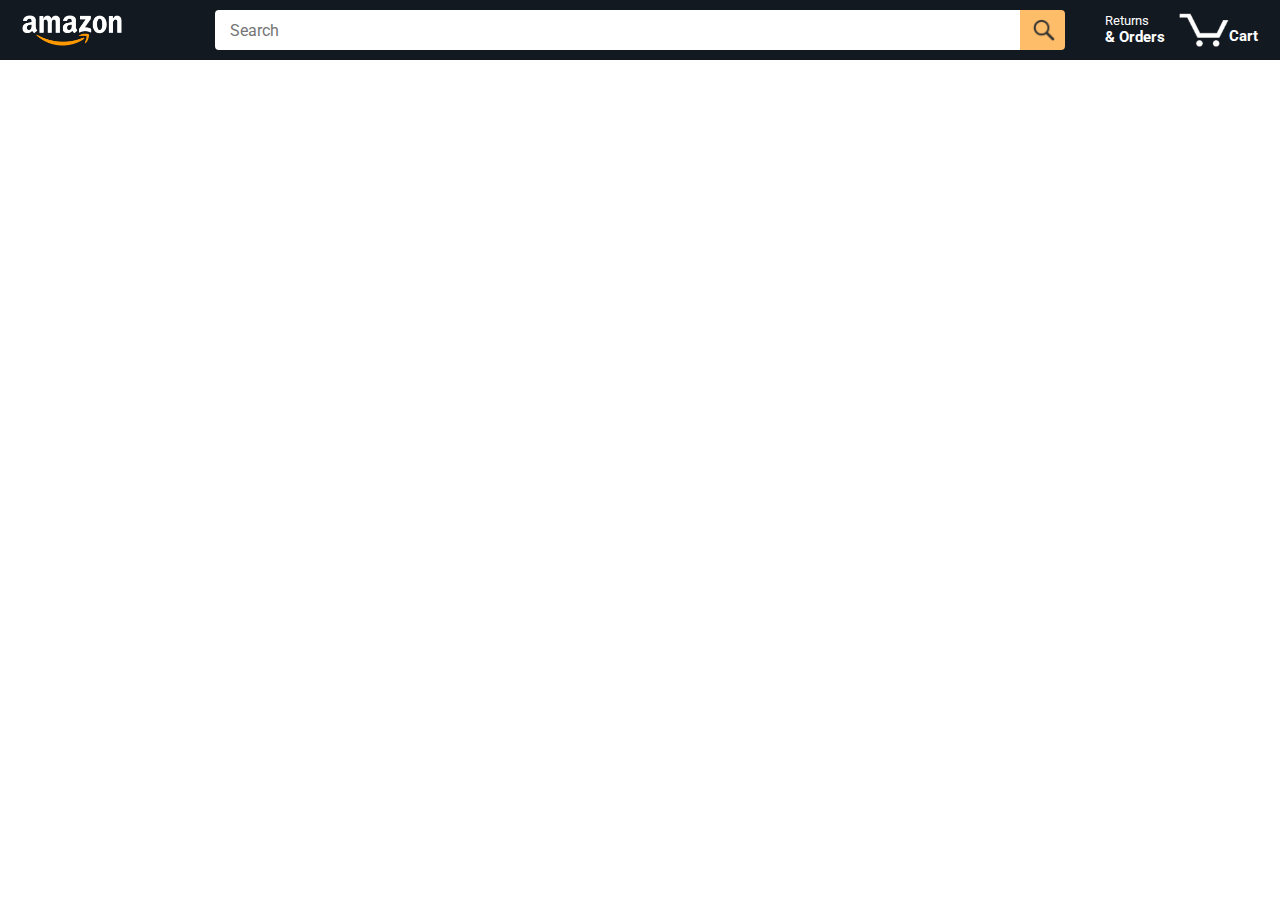
<file: index.html>
<!DOCTYPE html>
<html>
  <head>
    <title>Amazon Project</title>

    <!-- This code is needed for responsive design to work.
      (Responsive design = make the website look good on
      smaller screen sizes like a phone or a tablet). -->
    <meta
      name="viewport"
      content="width=device-width, initial-scale=1"
    />

    <!-- Load a font called Roboto from Google Fonts. -->
    <link
      rel="preconnect"
      href="https://fonts.googleapis.com"
    />
    <link
      rel="preconnect"
      href="https://fonts.gstatic.com"
      crossorigin
    />
    <link
      href="https://fonts.googleapis.com/css2?family=Roboto:wght@400;500;700&display=swap"
      rel="stylesheet"
    />

    <!-- Here are the CSS files for this page. -->
    <link
      rel="stylesheet"
      href="styles/shared/general.css"
    />
    <link
      rel="stylesheet"
      href="styles/shared/amazon-header.css"
    />
    <link
      rel="stylesheet"
      href="styles/pages/amazon.css"
    />
  </head>

  <body>
    <div class="amazon-header">
      <div class="amazon-header-left-section">
        <a
          href="amazon.html"
          class="header-link"
        >
          <img
            class="amazon-logo"
            src="images/amazon-logo-white.png"
          />
          <img
            class="amazon-mobile-logo"
            src="images/amazon-mobile-logo-white.png"
          />
        </a>
      </div>

      <div class="amazon-header-middle-section">
        <input
          class="search-bar"
          type="text"
          placeholder="Search"
        />

        <button class="search-button">
          <img
            class="search-icon"
            src="images/icons/search-icon.png"
          />
        </button>
      </div>

      <div class="amazon-header-right-section">
        <a
          class="orders-link header-link"
          href="orders.html"
        >
          <span class="returns-text">Returns</span>
          <span class="orders-text">& Orders</span>
        </a>

        <a
          class="cart-link header-link"
          href="checkout.html"
        >
          <img
            class="cart-icon"
            src="images/icons/cart-icon.png"
          />
          <div class="cart-quantity js-cart-quantity"></div>
          <div class="cart-text">Cart</div>
        </a>
      </div>
    </div>

    <div class="main">
      <div class="products-grid js-products-grid"></div>
    </div>

    <script
      type="module"
      src="scripts/amazon.js"
    ></script>
    <script src="lesson 17_exercises/car.js"></script>
  </body>
</html>
</file>
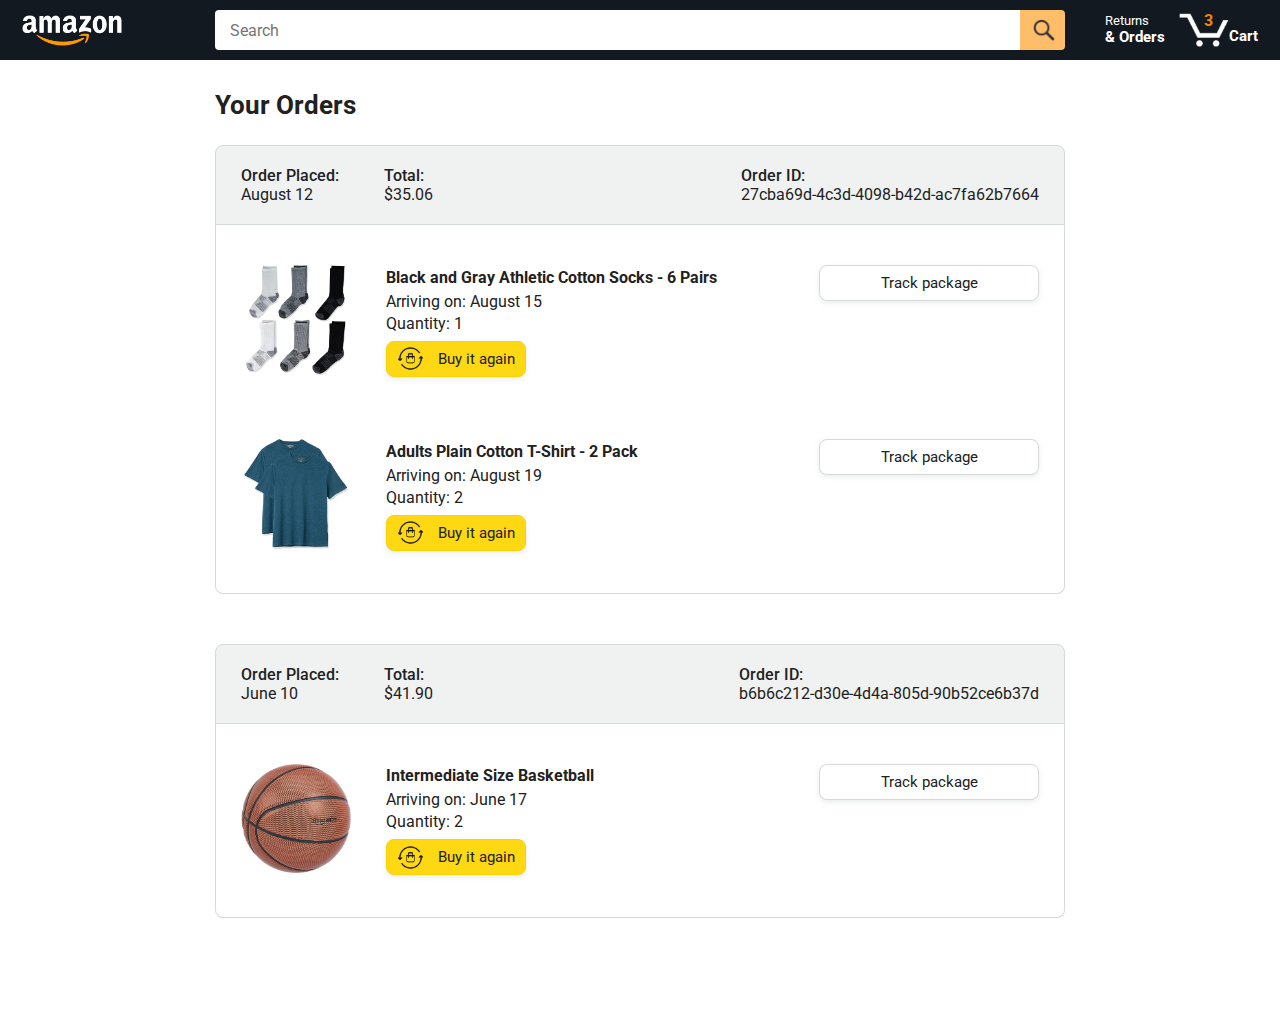
<file: orders.html>
<!DOCTYPE html>
<html>
  <head>
    <title>Orders</title>

    <!-- This code is needed for responsive design to work.
      (Responsive design = make the website look good on
      smaller screen sizes like a phone or a tablet). -->
    <meta name="viewport" content="width=device-width, initial-scale=1">

    <!-- Load a font called Roboto from Google Fonts. -->
    <link rel="preconnect" href="https://fonts.googleapis.com">
    <link rel="preconnect" href="https://fonts.gstatic.com" crossorigin>
    <link href="https://fonts.googleapis.com/css2?family=Roboto:wght@400;500;700&display=swap" rel="stylesheet">

    <!-- Here are the CSS files for this page. -->
    <link rel="stylesheet" href="styles/shared/general.css">
    <link rel="stylesheet" href="styles/shared/amazon-header.css">
    <link rel="stylesheet" href="styles/pages/orders.css">
  </head>
  <body>
    <div class="amazon-header">
      <div class="amazon-header-left-section">
        <a href="amazon.html" class="header-link">
          <img class="amazon-logo"
            src="images/amazon-logo-white.png">
          <img class="amazon-mobile-logo"
            src="images/amazon-mobile-logo-white.png">
        </a>
      </div>

      <div class="amazon-header-middle-section">
        <input class="search-bar" type="text" placeholder="Search">

        <button class="search-button">
          <img class="search-icon" src="images/icons/search-icon.png">
        </button>
      </div>

      <div class="amazon-header-right-section">
        <a class="orders-link header-link" href="orders.html">
          <span class="returns-text">Returns</span>
          <span class="orders-text">& Orders</span>
        </a>

        <a class="cart-link header-link" href="checkout.html">
          <img class="cart-icon" src="images/icons/cart-icon.png">
          <div class="cart-quantity">3</div>
          <div class="cart-text">Cart</div>
        </a>
      </div>
    </div>

    <div class="main">
      <div class="page-title">Your Orders</div>

      <div class="orders-grid">
        <div class="order-container">
          
          <div class="order-header">
            <div class="order-header-left-section">
              <div class="order-date">
                <div class="order-header-label">Order Placed:</div>
                <div>August 12</div>
              </div>
              <div class="order-total">
                <div class="order-header-label">Total:</div>
                <div>$35.06</div>
              </div>
            </div>

            <div class="order-header-right-section">
              <div class="order-header-label">Order ID:</div>
              <div>27cba69d-4c3d-4098-b42d-ac7fa62b7664</div>
            </div>
          </div>

          <div class="order-details-grid">
            <div class="product-image-container">
              <img src="images/products/athletic-cotton-socks-6-pairs.jpg">
            </div>

            <div class="product-details">
              <div class="product-name">
                Black and Gray Athletic Cotton Socks - 6 Pairs
              </div>
              <div class="product-delivery-date">
                Arriving on: August 15
              </div>
              <div class="product-quantity">
                Quantity: 1
              </div>
              <button class="buy-again-button button-primary">
                <img class="buy-again-icon" src="images/icons/buy-again.png">
                <span class="buy-again-message">Buy it again</span>
              </button>
            </div>

            <div class="product-actions">
              <a href="tracking.html">
                <button class="track-package-button button-secondary">
                  Track package
                </button>
              </a>
            </div>

            <div class="product-image-container">
              <img src="images/products/adults-plain-cotton-tshirt-2-pack-teal.jpg">
            </div>

            <div class="product-details">
              <div class="product-name">
                Adults Plain Cotton T-Shirt - 2 Pack
              </div>
              <div class="product-delivery-date">
                Arriving on: August 19
              </div>
              <div class="product-quantity">
                Quantity: 2
              </div>
              <button class="buy-again-button button-primary">
                <img class="buy-again-icon" src="images/icons/buy-again.png">
                <span class="buy-again-message">Buy it again</span>
              </button>
            </div>

            <div class="product-actions">
              <a href="tracking.html">
                <button class="track-package-button button-secondary">
                  Track package
                </button>
              </a>
            </div>
          </div>
        </div>

        <div class="order-container">

          <div class="order-header">
            <div class="order-header-left-section">
              <div class="order-date">
                <div class="order-header-label">Order Placed:</div>
                <div>June 10</div>
              </div>
              <div class="order-total">
                <div class="order-header-label">Total:</div>
                <div>$41.90</div>
              </div>
            </div>

            <div class="order-header-right-section">
              <div class="order-header-label">Order ID:</div>
              <div>b6b6c212-d30e-4d4a-805d-90b52ce6b37d</div>
            </div>
          </div>

          <div class="order-details-grid">
            <div class="product-image-container">
              <img src="images/products/intermediate-composite-basketball.jpg">
            </div>

            <div class="product-details">
              <div class="product-name">
                Intermediate Size Basketball
              </div>
              <div class="product-delivery-date">
                Arriving on: June 17
              </div>
              <div class="product-quantity">
                Quantity: 2
              </div>
              <button class="buy-again-button button-primary">
                <img class="buy-again-icon" src="images/icons/buy-again.png">
                <span class="buy-again-message">Buy it again</span>
              </button>
            </div>

            <div class="product-actions">
              <a href="tracking.html">
                <button class="track-package-button button-secondary">
                  Track package
                </button>
              </a>
            </div>
          </div>
        </div>
      </div>
    </div>
  </body>
</html>
</file>
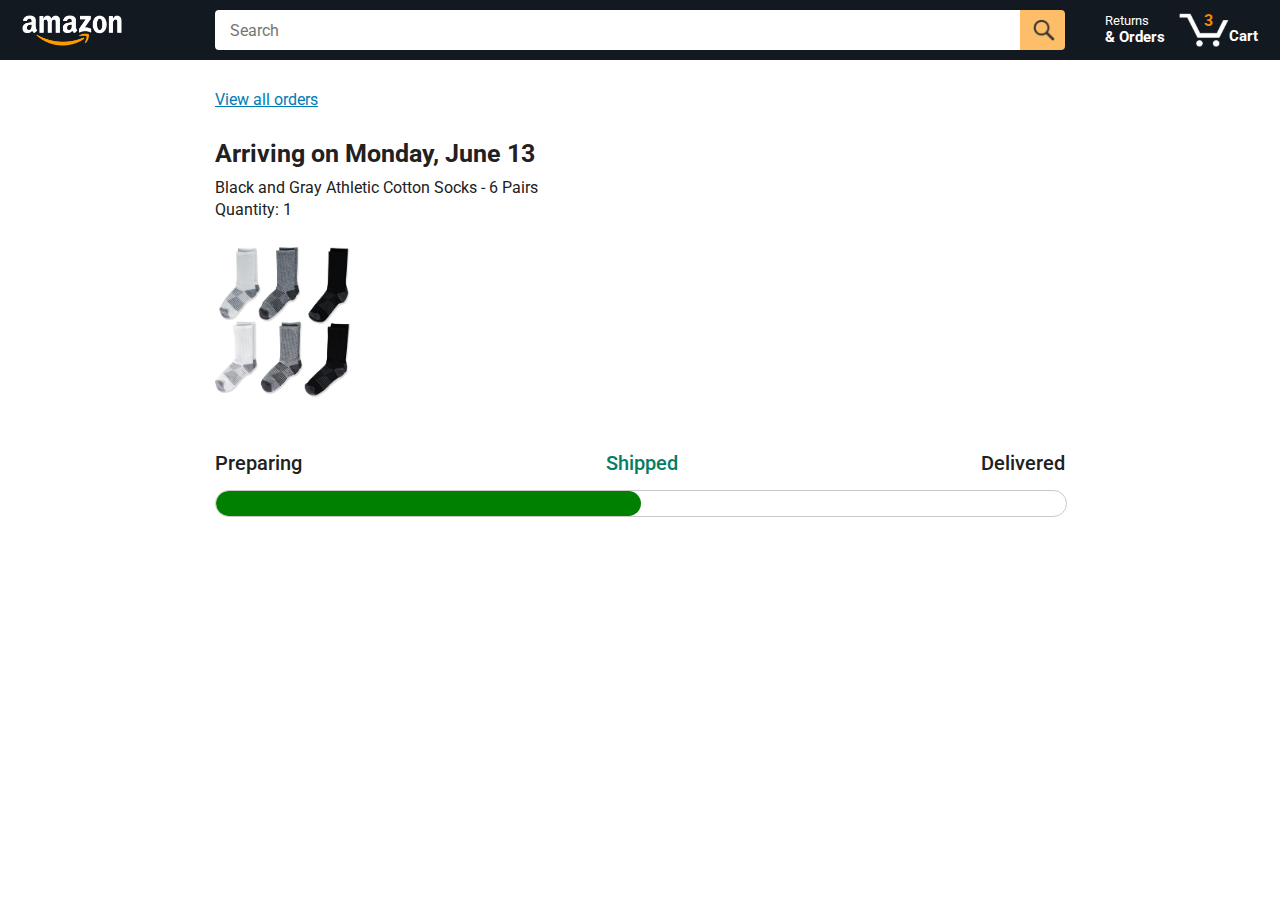
<file: tracking.html>
<!DOCTYPE html>
<html>
  <head>
    <title>Tracking</title>

    <!-- This code is needed for responsive design to work.
      (Responsive design = make the website look good on
      smaller screen sizes like a phone or a tablet). -->
    <meta name="viewport" content="width=device-width, initial-scale=1">

    <!-- Load a font called Roboto from Google Fonts. -->
    <link rel="preconnect" href="https://fonts.googleapis.com">
    <link rel="preconnect" href="https://fonts.gstatic.com" crossorigin>
    <link href="https://fonts.googleapis.com/css2?family=Roboto:wght@400;500;700&display=swap" rel="stylesheet">

    <!-- Here are the CSS files for this page. -->
    <link rel="stylesheet" href="styles/shared/general.css">
    <link rel="stylesheet" href="styles/shared/amazon-header.css">
    <link rel="stylesheet" href="styles/pages/tracking.css">
  </head>
  <body>
    <div class="amazon-header">
      <div class="amazon-header-left-section">
        <a href="amazon.html" class="header-link">
          <img class="amazon-logo"
            src="images/amazon-logo-white.png">
          <img class="amazon-mobile-logo"
            src="images/amazon-mobile-logo-white.png">
        </a>
      </div>

      <div class="amazon-header-middle-section">
        <input class="search-bar" type="text" placeholder="Search">

        <button class="search-button">
          <img class="search-icon" src="images/icons/search-icon.png">
        </button>
      </div>

      <div class="amazon-header-right-section">
        <a class="orders-link header-link" href="orders.html">
          <span class="returns-text">Returns</span>
          <span class="orders-text">& Orders</span>
        </a>

        <a class="cart-link header-link" href="checkout.html">
          <img class="cart-icon" src="images/icons/cart-icon.png">
          <div class="cart-quantity">3</div>
          <div class="cart-text">Cart</div>
        </a>
      </div>
    </div>

    <div class="main">
      <div class="order-tracking">
        <a class="back-to-orders-link link-primary" href="orders.html">
          View all orders
        </a>

        <div class="delivery-date">
          Arriving on Monday, June 13
        </div>

        <div class="product-info">
          Black and Gray Athletic Cotton Socks - 6 Pairs
        </div>

        <div class="product-info">
          Quantity: 1
        </div>

        <img class="product-image" src="images/products/athletic-cotton-socks-6-pairs.jpg">

        <div class="progress-labels-container">
          <div class="progress-label">
            Preparing
          </div>
          <div class="progress-label current-status">
            Shipped
          </div>
          <div class="progress-label">
            Delivered
          </div>
        </div>

        <div class="progress-bar-container">
          <div class="progress-bar"></div>
        </div>
      </div>
    </div>
    <script>
      const url = new URL(window.location.href);
      console.log(url.searchParams.get('orderId'));
    </script>
  </body>
</html>
</file>
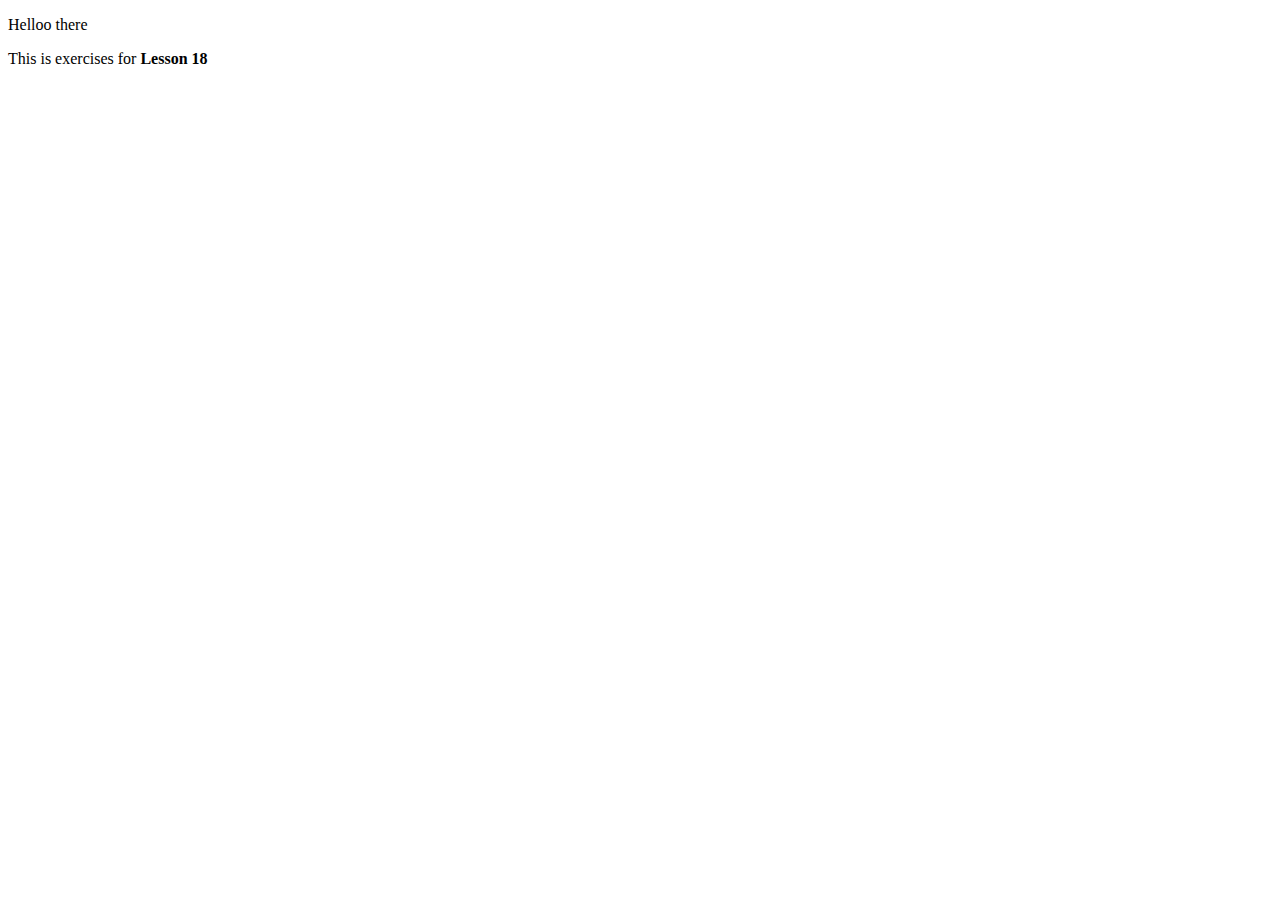
<file: lesson 18_exercises/lesson 18.html>
<!DOCTYPE html>
<html lang="en">
  <head>
    <meta charset="UTF-8" />
    <meta
      name="viewport"
      content="width=device-width, initial-scale=1.0"
    />
    <title>Lesson 19 exercises</title>
  </head>
  <body>
    <p>Helloo there</p>
    <p>This is exercises for <strong>Lesson 18</strong></p>

    <!-- exercises -->
    <script>
      // 18a
      /*
      const xhr = new XMLHttpRequest();

      xhr.addEventListener('load', () => {
        console.log(xhr.response);
      });

      xhr.open('GET', 'https://supersimplebackend.dev/greeting');
      xhr.send();
      */

      //18b
      /*
      fetch('https://supersimplebackend.dev/greeting')
        .then((response) => {
          return response.text();
        })
        .then((data) => {
          console.log(data);
        });

        //note: with text we will use response.text 
        */

      //18c
      /*
      async function getGreeting() {
        const response = await fetch('https://supersimplebackend.dev/greeting');

        const text = await response.text();
        console.log(text);
      }
      getGreeting();
      */

      //18d
      async function sendName() {
        try {
          const response = await fetch(
            'https://abc.supersimplebackend.dev/greeting',
            {
              method: 'POST',
              headers: {
                'Content-Type': 'application/json',
              },
              body: JSON.stringify({ name: 'Lily' }),
            }
          );

          if (!response.ok) {
            throw new Error(`HTTP error, status: ${response.status}`);
          }

          const text = await response.text();

          console.log(text);
        } catch (error) {
          console.log('error sending name');
        }
      }

      sendName();
    </script>
  </body>
</html>
</file>
<file: styles/shared/general.css>
body {
  font-family: Roboto, Arial;
  color: rgb(33, 33, 33);
  /* The <body> element has a default margin of 8px
     on all sides. This removes the default margins. */
  margin: 0;
}

/* <p> elements have a default margin on the top
   and bottom. This removes the default margins. */
p {
  margin: 0;
}

button {
  cursor: pointer;
}

select {
  cursor: pointer;
}

input, select, button {
  font-family: Roboto, Arial;
}

.button-primary {
  color: rgb(33, 33, 33);
  background-color: rgb(255, 216, 20);
  border: 1px solid rgb(252, 210, 0);
  border-radius: 8px;
  cursor: pointer;
  box-shadow: 0 2px 5px rgba(213, 217, 217, 0.5);
}

.button-primary:hover {
  background-color: rgb(247, 202, 0);
  border: 1px solid rgb(242, 194, 0);
}

.button-primary:active {
  background: rgb(255, 216, 20);
  border-color: rgb(252, 210, 0);
  box-shadow: none;
}

.button-secondary {
  color: rgb(33, 33, 33);
  background: white;
  border: 1px solid rgb(213, 217, 217);
  border-radius: 8px;
  cursor: pointer;
  box-shadow: 0 2px 5px rgba(213, 217, 217, 0.5);
}

.button-secondary:hover {
  background-color: rgb(247, 250, 250);
}

.button-secondary:active {
  background-color: rgb(237, 253, 255);
  box-shadow: none;
}

/* These styles will limit text to 2 lines. Anything
   beyond 2 lines will be replaced with "..."
   You can find this code by using an A.I. tool or by
   searching in Google.
   https://css-tricks.com/almanac/properties/l/line-clamp/ */
.limit-text-to-2-lines {
  display: -webkit-box;
  -webkit-line-clamp: 2;
  -webkit-box-orient: vertical;
  overflow: hidden;
}

.link-primary {
  color: rgb(1, 124, 182);
  cursor: pointer;
}

.link-primary:hover {
  color: rgb(196, 80, 0);
}

/* Styles for dropdown selectors. */
select {
  color: rgb(33, 33, 33);
  background-color: rgb(240, 240, 240);
  border: 1px solid rgb(213, 217, 217);
  border-radius: 8px;
  padding: 3px 5px;
  font-size: 15px;
  cursor: pointer;
  box-shadow: 0 2px 5px rgba(213, 217, 217, 0.5);
}

select:focus,
input:focus {
  outline: 2px solid rgb(255, 153, 0);
}
</file>
<file: styles/shared/amazon-header.css>
.amazon-header {
  background-color: rgb(19, 25, 33);
  color: white;
  padding-left: 15px;
  padding-right: 15px;

  display: flex;
  align-items: center;
  justify-content: space-between;

  position: fixed;
  top: 0;
  left: 0;
  right: 0;
  height: 60px;
}

.amazon-header-left-section {
  width: 180px;
}

@media (max-width: 800px) {
  .amazon-header-left-section {
    width: unset;
  }
}

.header-link {
  display: inline-block;
  padding: 6px;
  border-radius: 2px;
  cursor: pointer;
  text-decoration: none;
  border: 1px solid rgba(0, 0, 0, 0);
}

.header-link:hover {
  border: 1px solid white;
}

.amazon-logo {
  width: 100px;
  margin-top: 5px;
}

.amazon-mobile-logo {
  display: none;
}

@media (max-width: 575px) {
  .amazon-logo {
    display: none;
  }

  .amazon-mobile-logo {
    display: block;
    height: 35px;
    margin-top: 5px;
  }
}

.amazon-header-middle-section {
  flex: 1;
  max-width: 850px;
  margin-left: 10px;
  margin-right: 10px;
  display: flex;
}

.search-bar {
  flex: 1;
  width: 0;
  font-size: 16px;
  height: 38px;
  padding-left: 15px;
  border: none;
  border-top-left-radius: 4px;
  border-bottom-left-radius: 4px;
  border-top-right-radius: 0;
  border-bottom-right-radius: 0;
}

.search-button {
  background-color: rgb(254, 189, 105);
  border: none;
  width: 45px;
  height: 40px;
  border-top-right-radius: 4px;
  border-bottom-right-radius: 4px;
  flex-shrink: 0;
}

.search-icon {
  height: 22px;
  margin-left: 2px;
  margin-top: 3px;
}

.amazon-header-right-section {
  width: 180px;
  flex-shrink: 0;
  display: flex;
  justify-content: end;
}

.orders-link {
  color: white;
}

.returns-text {
  display: block;
  font-size: 13px;
}

.orders-text {
  display: block;
  font-size: 15px;
  font-weight: 700;
}

.cart-link {
  color: white;
  display: flex;
  align-items: center;
  position: relative;
}

.cart-icon {
  width: 50px;
}

.cart-text {
  margin-top: 12px;
  font-size: 15px;
  font-weight: 700;
}

.cart-quantity {
  color: rgb(240, 136, 4);
  font-size: 16px;
  font-weight: 700;

  position: absolute;
  top: 4px;
  left: 22px;
  
  width: 26px;
  text-align: center;
}
</file>
<file: styles/pages/amazon.css>
.main {
  margin-top: 60px;
}

.products-grid {
  display: grid;

  /* - In CSS Grid, 1fr means a column will take up the
       remaining space in the grid.
     - If we write 1fr 1fr ... 1fr; 8 times, this will
       divide the grid into 8 columns, each taking up an
       equal amount of the space.
     - repeat(8, 1fr); is a shortcut for repeating "1fr"
       8 times (instead of typing out "1fr" 8 times).
       repeat(...) is a special property that works with
       display: grid; */
  grid-template-columns: repeat(8, 1fr);
}

/* @media is used to create responsive design (making the
   website look good on any screen size). This @media
   means when the screen width is 2000px or less, we
   will divide the grid into 7 columns instead of 8. */
@media (max-width: 2000px) {
  .products-grid {
    grid-template-columns: repeat(7, 1fr);
  }
}

/* This @media means when the screen width is 1600px or
   less, we will divide the grid into 6 columns. */
@media (max-width: 1600px) {
  .products-grid {
    grid-template-columns: repeat(6, 1fr);
  }
}

@media (max-width: 1300px) {
  .products-grid {
    grid-template-columns: repeat(5, 1fr);
  }
}

@media (max-width: 1000px) {
  .products-grid {
    grid-template-columns: repeat(4, 1fr);
  }
}

@media (max-width: 800px) {
  .products-grid {
    grid-template-columns: repeat(3, 1fr);
  }
}

@media (max-width: 575px) {
  .products-grid {
    grid-template-columns: repeat(2, 1fr);
  }
}

@media (max-width: 450px) {
  .products-grid {
    grid-template-columns: 1fr;
  }
}

.product-container {
  padding-top: 40px;
  padding-bottom: 25px;
  padding-left: 25px;
  padding-right: 25px;

  border-right: 1px solid rgb(231, 231, 231);
  border-bottom: 1px solid rgb(231, 231, 231);

  display: flex;
  flex-direction: column;
}

.product-image-container {
  display: flex;
  justify-content: center;
  align-items: center;

  height: 180px;
  margin-bottom: 20px;
}

.product-image {
  /* Images will overflow their container by default. To
    prevent this, we set max-width and max-height to 100%
    so they stay inside their container. */
  max-width: 100%;
  max-height: 100%;
}

.product-name {
  height: 40px;
  margin-bottom: 5px;
}

.product-rating-container {
  display: flex;
  align-items: center;
  margin-bottom: 10px;
}

.product-rating-stars {
  width: 100px;
  margin-right: 6px;
}

.product-rating-count {
  color: rgb(1, 124, 182);
  cursor: pointer;
  margin-top: 3px;
}

.product-price {
  font-weight: 700;
  margin-bottom: 10px;
}

.product-quantity-container {
  margin-bottom: 17px;
}

.product-spacer {
  flex: 1;
}

.added-to-cart {
  color: rgb(6, 125, 98);
  font-size: 16px;

  display: flex;
  align-items: center;
  margin-bottom: 8px;

  /* At first, the "Added to cart" message will
     be invisible. Use JavaScript to change the
     opacity and make it visible. */
  opacity: 0;
}

.added-to-cart-visible {
  opacity: 1;
}

.added-to-cart img {
  height: 20px;
  margin-right: 5px;
}

.add-to-cart-button {
  width: 100%;
  padding: 8px;
  border-radius: 50px;
}
</file>
<file: styles/pages/orders.css>
.main {
  max-width: 850px;
  margin-top: 90px;
  margin-bottom: 100px;
  padding-left: 20px;
  padding-right: 20px;

  /* margin-left: auto;
     margin-right auto;
     Is a trick for centering an element horizontally
     without needing a container. */
  margin-left: auto;
  margin-right: auto;
}

.page-title {
  font-weight: 700;
  font-size: 26px;
  margin-bottom: 25px;
}

.orders-grid {
  display: grid;
  grid-template-columns: 1fr;
  row-gap: 50px;
}

.order-header {
  background-color: rgb(240, 242, 242);
  border: 1px solid rgb(213, 217, 217);

  display: flex;
  align-items: center;
  justify-content: space-between;

  padding: 20px 25px;
  border-top-left-radius: 8px;
  border-top-right-radius: 8px;
}

.order-header-left-section {
  display: flex;
  flex-shrink: 0;
}

.order-header-label {
  font-weight: 500;
}

.order-date,
.order-total {
  margin-right: 45px;
}

.order-header-right-section {
  flex-shrink: 1;
}

@media (max-width: 575px) {
  .order-header {
    flex-direction: column;
    align-items: start;
    line-height: 23px;
    padding: 15px;
  }

  .order-header-left-section {
    flex-direction: column;
  }

  .order-header-label {
    margin-right: 5px;
  }

  .order-date,
  .order-total {
    display: grid;
    grid-template-columns: auto 1fr;
    margin-right: 0;
  }

  .order-header-right-section {
    display: grid;
    grid-template-columns: auto 1fr;
  }
}

.order-details-grid {
  padding: 40px 25px;
  border: 1px solid rgb(213, 217, 217);
  border-top: none;
  border-bottom-left-radius: 8px;
  border-bottom-right-radius: 8px;

  display: grid;
  grid-template-columns: 110px 1fr 220px;
  column-gap: 35px;
  row-gap: 60px;
  align-items: center;
}

@media (max-width: 800px) {
  .order-details-grid {
    grid-template-columns: 110px 1fr;
    row-gap: 0;
    padding-bottom: 8px;
  }
}

@media (max-width: 450px) {
  .order-details-grid {
    grid-template-columns: 1fr;
  }
}

.product-image-container {
  text-align: center;
}

.product-image-container img {
  max-width: 110px;
  max-height: 110px;
}

.product-name {
  font-weight: 700;
  margin-bottom: 5px;
}

.product-delivery-date {
  margin-bottom: 3px;
}

.product-quantity {
  margin-bottom: 8px;
}

.buy-again-button {
  font-size: 15px;
  width: 140px;
  height: 36px;
  border-radius: 8px;

  display: flex;
  align-items: center;
  justify-content: center;
}

.buy-again-icon {
  width: 25px;
  margin-right: 15px;
}

.product-actions {
  align-self: start;
}

.track-package-button {
  width: 100%;
  font-size: 15px;
  padding: 8px;
}

@media (max-width: 800px) {
  .buy-again-button {
    margin-bottom: 10px;
  }

  .product-actions {
    /* grid-column: 2 means this element will be placed
       in column 2 in the grid. (Normally, the column that
       an element is placed in is determined by the order
       of the elements in the HTML. grid-column overrides
       this default ordering). */
    grid-column: 2;
    margin-bottom: 30px;
  }

  .track-package-button {
    width: 140px;
  }
}

@media (max-width: 450px) {
  .product-image-container {
    text-align: center;
    margin-bottom: 25px;
  }

  .product-image-container img {
    max-width: 150px;
    max-height: 150px;
  }

  .product-name {
    margin-bottom: 10px;
  }

  .product-quantity {
    margin-bottom: 15px;
  }

  .buy-again-button {
    width: 100%;
    margin-bottom: 15px;
  }

  .product-actions {
    /* grid-column: auto; undos grid-column: 2; from above.
       This element will now be placed in its normal column
       in the grid. */
    grid-column: auto;
    margin-bottom: 70px;
  }

  .track-package-button {
    width: 100%;
    padding: 12px;
  }
}
</file>
<file: styles/pages/tracking.css>
.main {
  max-width: 850px;
  margin-top: 90px;
  margin-bottom: 100px;
  padding-left: 30px;
  padding-right: 30px;

  /* margin-left: auto;
     margin-right auto;
     Is a trick for centering an element horizontally
     without needing a container. */
  margin-left: auto;
  margin-right: auto;
}

.back-to-orders-link {
  display: inline-block;
  margin-bottom: 30px;
}

.delivery-date {
  font-size: 25px;
  font-weight: 700;
  margin-bottom: 10px;
}

.product-info {
  margin-bottom: 3px;
}

.product-image {
  max-width: 150px;
  max-height: 150px;
  margin-top: 25px;
  margin-bottom: 50px;
}

.progress-labels-container {
  display: flex;
  justify-content: space-between;
  font-size: 20px;
  font-weight: 500;
  margin-bottom: 15px;
}

.current-status {
  color: rgb(6, 125, 98);
}

@media (max-width: 575px) {
  .progress-labels-container {
    font-size: 16px;
  }
}

@media (max-width: 450px) {
  .progress-labels-container {
    flex-direction: column;
    margin-bottom: 5px;
  }

  .progress-label {
    margin-bottom: 3px;
  }
}

.progress-bar-container {
  height: 25px;
  width: 100%;

  border: 1px solid rgb(200, 200, 200);
  border-radius: 50px;
  overflow: hidden;
}

.progress-bar {
  height: 100%;
  background-color: green;
  border-radius: 50px;
  width: 50%;
}
</file>
